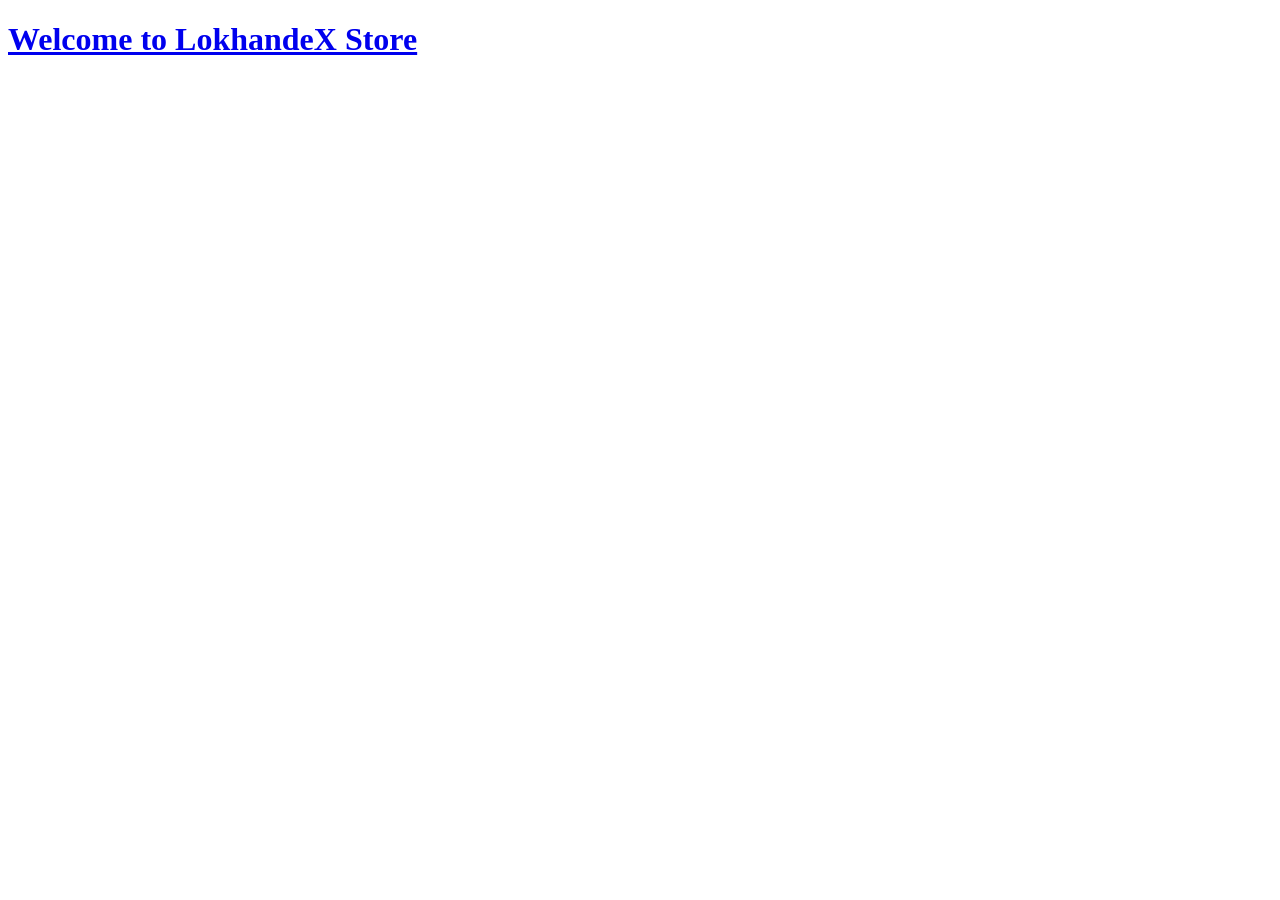
<file: index.html>
<!DOCTYPE html>
<html lang="en">
<head>
    <meta charset="UTF-8">
    <meta name="viewport" content="width=device-width, initial-scale=1.0">
    <title>LokhandeX | Ankush Lokhande</title>
</head>
<body>
    <h1>
      <a href="https://play.google.com/store/apps/dev?id=4774125101245395544">
        Welcome to LokhandeX Store
      </a>
    </h1>
</body>
</html>
</file>
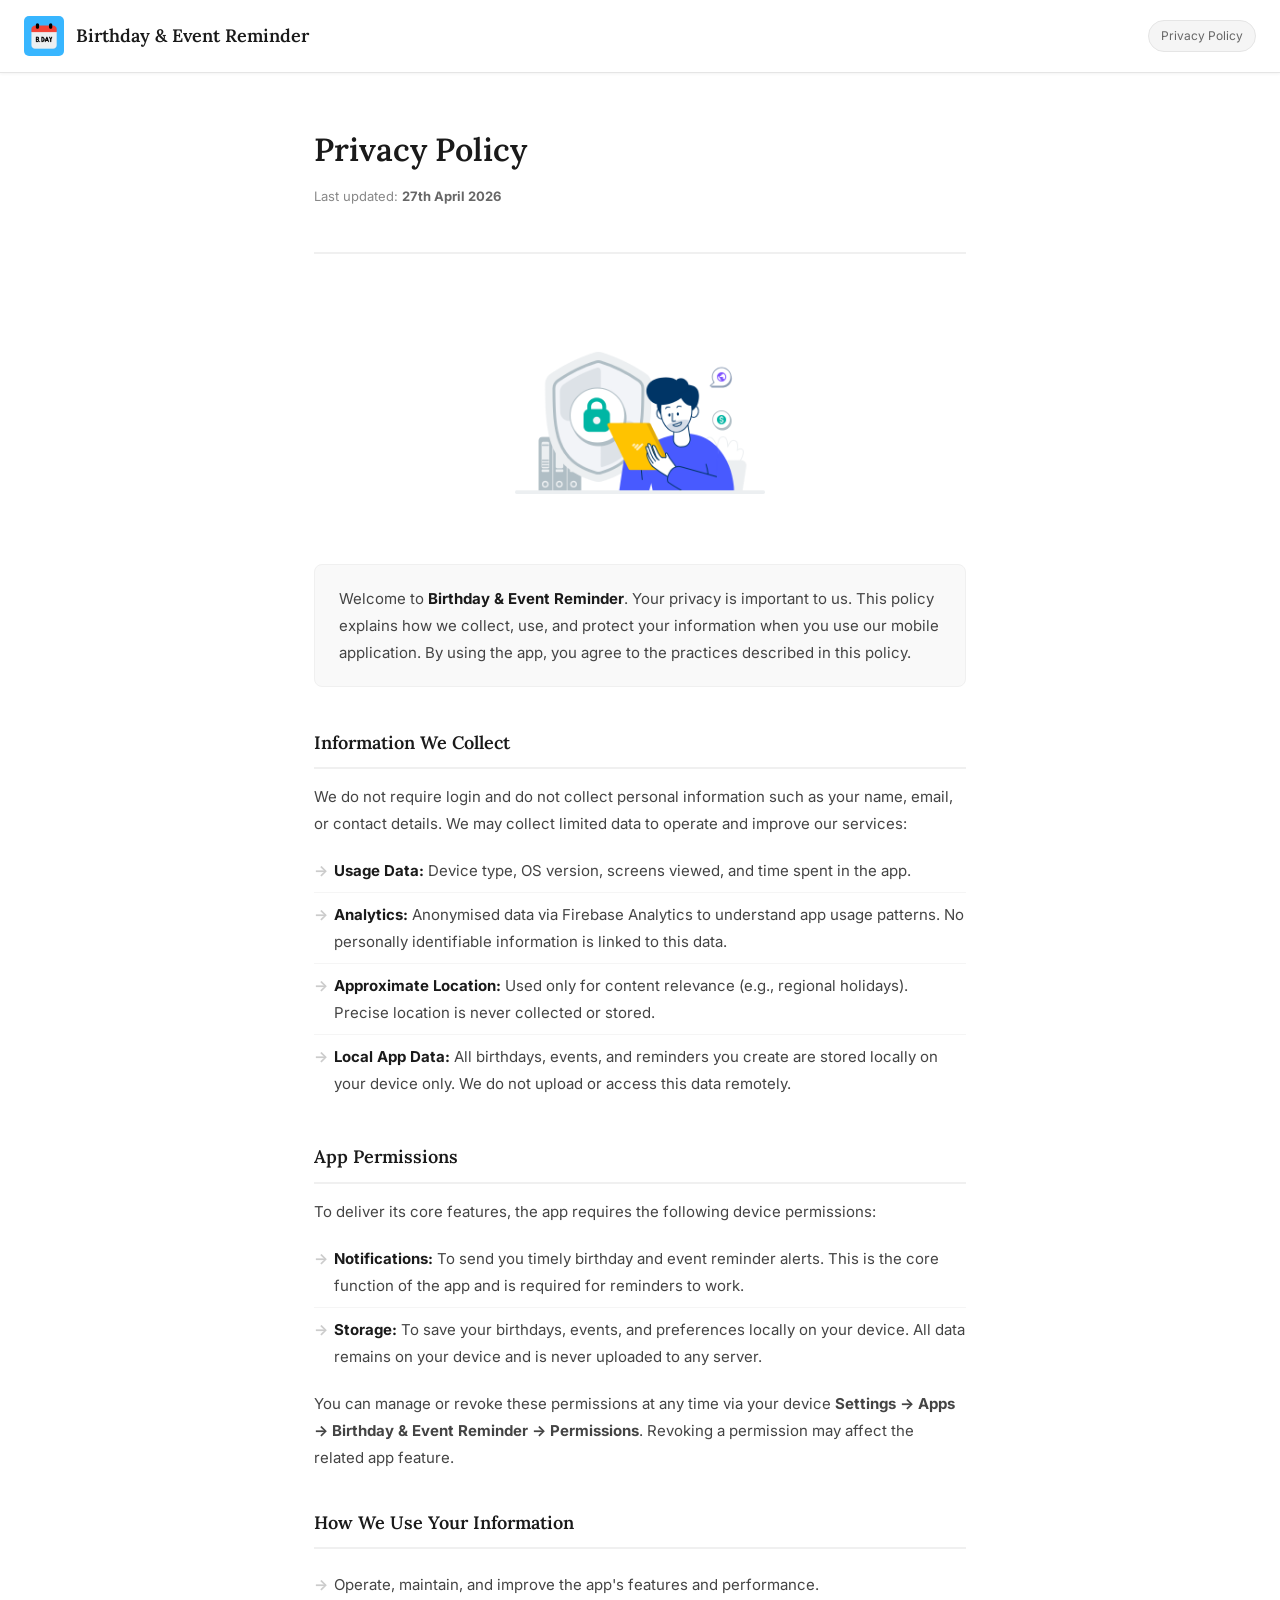
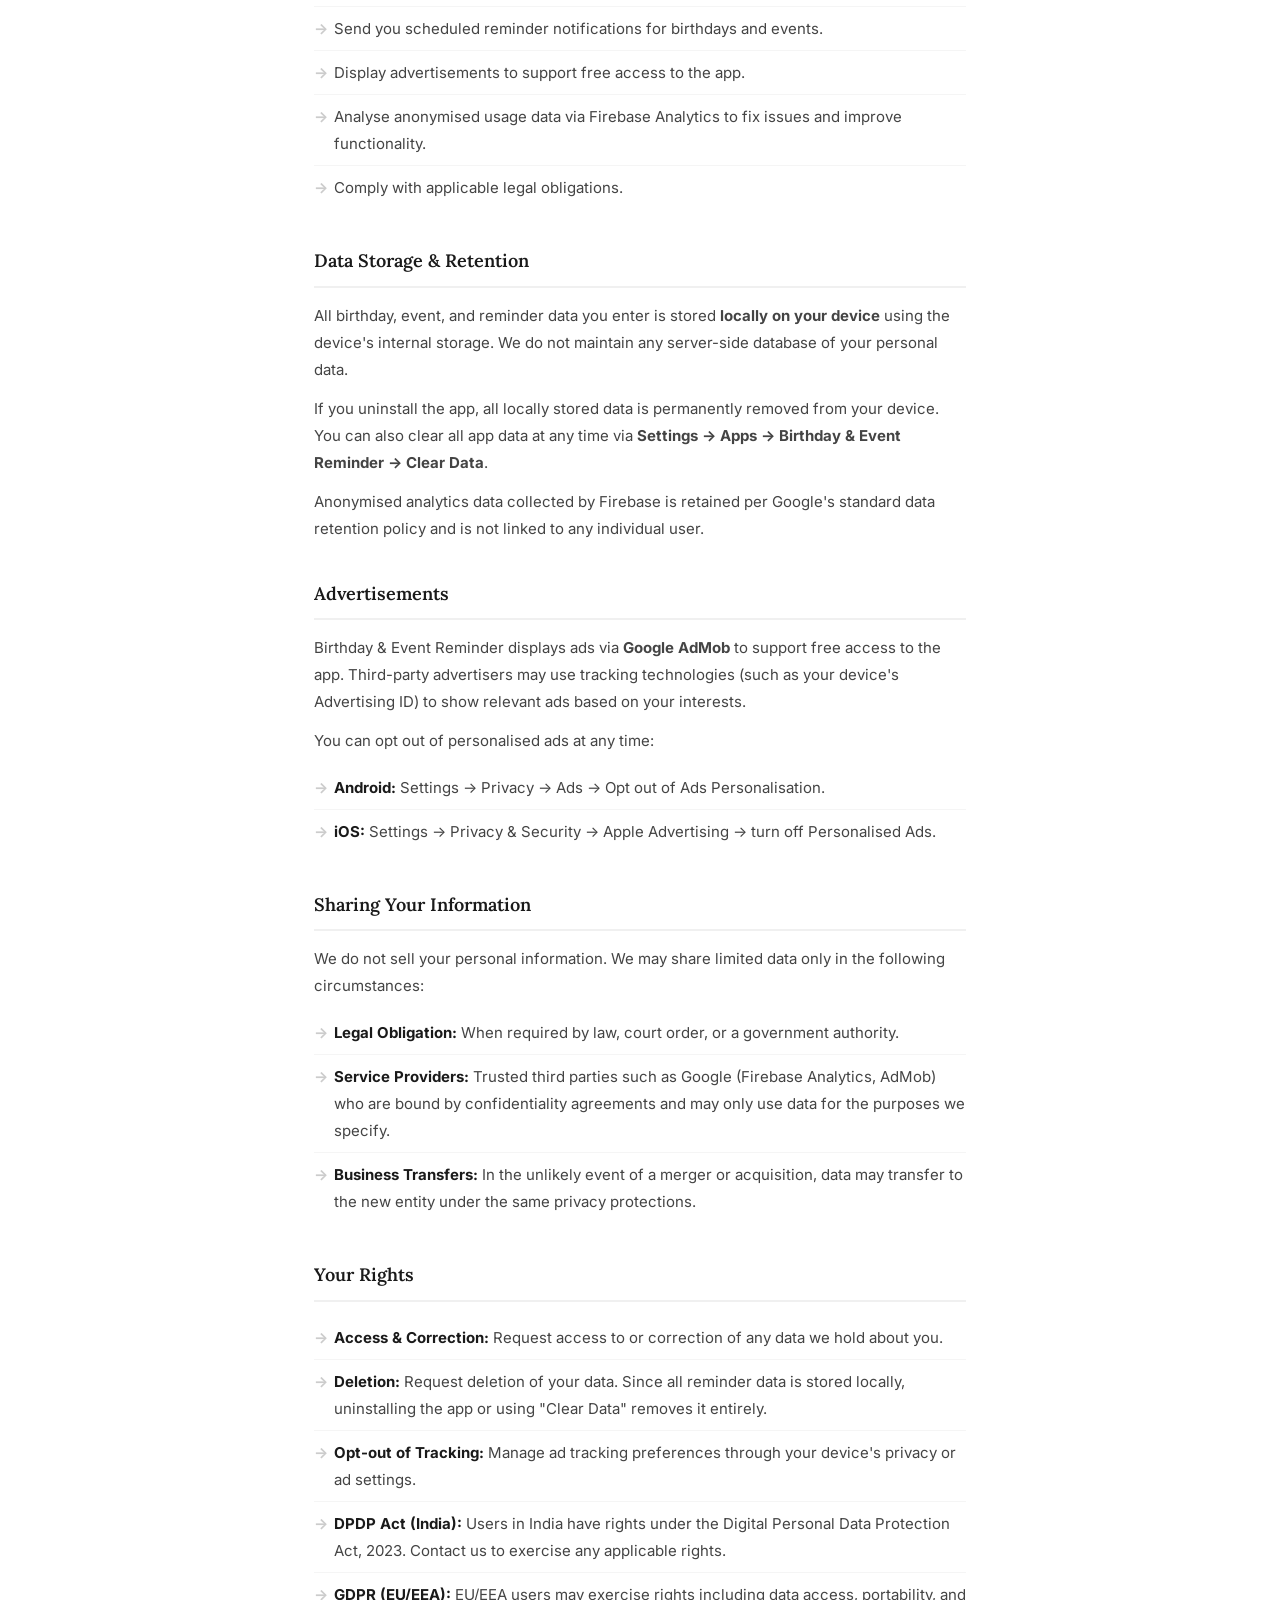
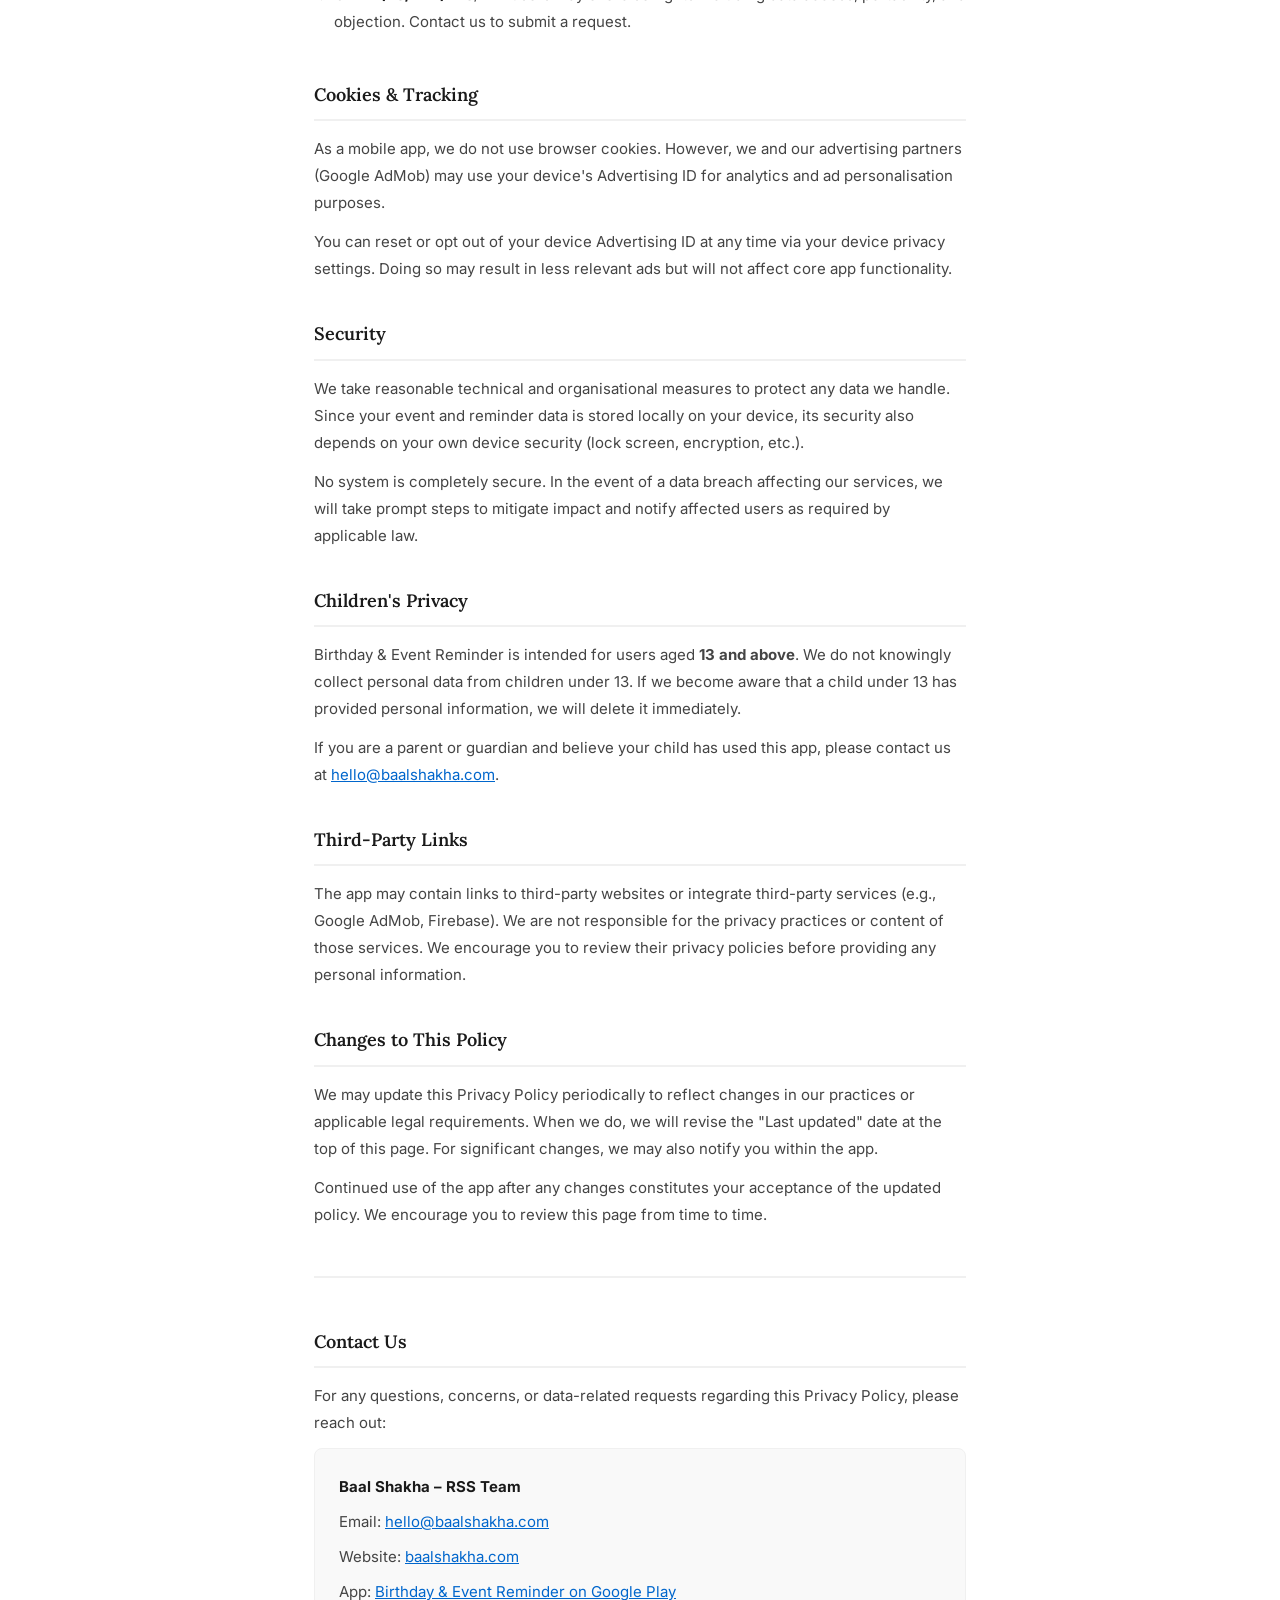
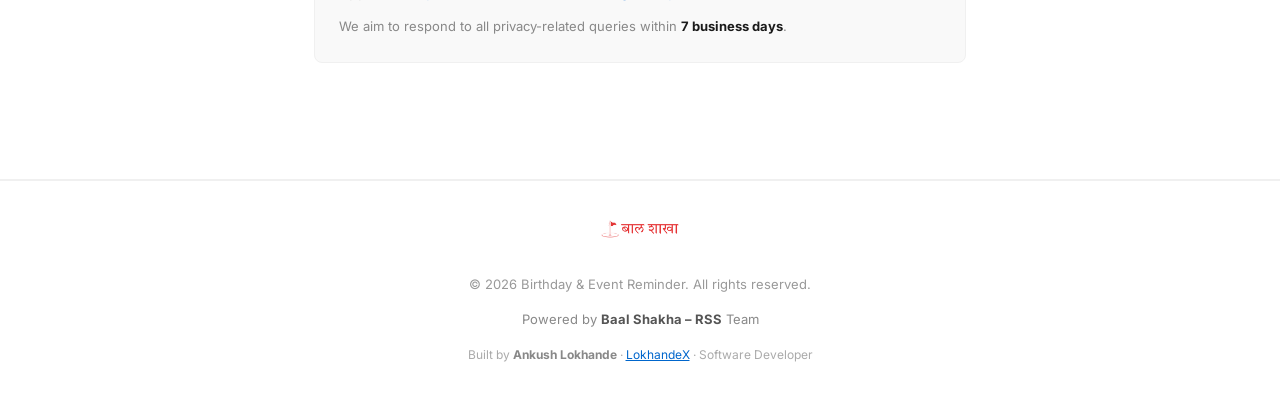
<file: birthday_event_reminder/privacy_policy.html>
<!DOCTYPE html>
<html lang="en">

<head>
  <meta charset="UTF-8">
  <meta name="viewport" content="width=device-width, initial-scale=1.0">
  <title>Privacy Policy – Birthday & Event Reminder</title>
  <meta name="description" content="Privacy Policy for Birthday & Event Reminder app by Baal Shakha Team.">
  <meta name="theme-color" content="#ffffff">
  <link rel="icon" href="logo.png" type="image/png">
  <link rel="preconnect" href="https://fonts.googleapis.com">
  <link rel="preconnect" href="https://fonts.gstatic.com" crossorigin>
  <link href="https://fonts.googleapis.com/css2?family=Lora:wght@400;600&family=Inter:wght@400;500;600&display=swap"
    rel="stylesheet">
  <link rel="stylesheet" href="style.css">
</head>

<body>

  <div class="topbar">
    <div class="topbar-left">
      <img src="logo.png" alt="Birthday & Event Reminder" class="topbar-logo" style="border-radius:5px;">
      <span class="topbar-brand">Birthday & Event Reminder</span>
    </div>
    <span class="topbar-tag">Privacy Policy</span>
  </div>

  <div class="wrap">

    <div class="page-title">
      <div class="page-title-header">
        <div>
          <h1>Privacy Policy</h1>
          <p class="meta">Last updated: <strong>27th April 2026</strong></p>
        </div>
      </div>
    </div>
    <div>
      <div class="privacy-icon-container">
        <img src="privacy_logo.png" alt="Privacy Policy" class="privacy-icon">
      </div>
      <div class="intro">
        Welcome to <strong>Birthday & Event Reminder</strong>. Your privacy is important to us. This policy explains
        how we collect, use, and protect your information when you use our mobile application. By using the app, you
        agree to the practices described in this policy.
      </div>
    </div>

    <!-- 1. Information We Collect -->
    <div class="section">
      <h2>Information We Collect</h2>
      <p>We do not require login and do not collect personal information such as your name, email, or contact details.
        We may collect limited data to operate and improve our services:</p>
      <ul class="items">
        <li><strong>Usage Data:</strong> Device type, OS version, screens viewed, and time spent in the app.</li>
        <li><strong>Analytics:</strong> Anonymised data via Firebase Analytics to understand app usage patterns. No personally identifiable information is linked to this data.</li>
        <li><strong>Approximate Location:</strong> Used only for content relevance (e.g., regional holidays). Precise location is never collected or stored.</li>
        <li><strong>Local App Data:</strong> All birthdays, events, and reminders you create are stored locally on your device only. We do not upload or access this data remotely.</li>
      </ul>
    </div>

    <!-- 2. App Permissions -->
    <div class="section">
      <h2>App Permissions</h2>
      <p>To deliver its core features, the app requires the following device permissions:</p>
      <ul class="items">
        <li><strong>Notifications:</strong> To send you timely birthday and event reminder alerts. This is the core function of the app and is required for reminders to work.</li>
        <li><strong>Storage:</strong> To save your birthdays, events, and preferences locally on your device. All data remains on your device and is never uploaded to any server.</li>
      </ul>
      <p style="margin-top: 12px;">You can manage or revoke these permissions at any time via your device
        <strong>Settings → Apps → Birthday &amp; Event Reminder → Permissions</strong>. Revoking a permission may
        affect the related app feature.</p>
    </div>

    <!-- 3. How We Use Your Information -->
    <div class="section">
      <h2>How We Use Your Information</h2>
      <ul class="items">
        <li>Operate, maintain, and improve the app's features and performance.</li>
        <li>Send you scheduled reminder notifications for birthdays and events.</li>
        <li>Display advertisements to support free access to the app.</li>
        <li>Analyse anonymised usage data via Firebase Analytics to fix issues and improve functionality.</li>
        <li>Comply with applicable legal obligations.</li>
      </ul>
    </div>

    <!-- 4. Data Storage & Retention -->
    <div class="section">
      <h2>Data Storage &amp; Retention</h2>
      <p>All birthday, event, and reminder data you enter is stored <strong>locally on your device</strong> using the
        device's internal storage. We do not maintain any server-side database of your personal data.</p>
      <p>If you uninstall the app, all locally stored data is permanently removed from your device. You can also clear
        all app data at any time via <strong>Settings → Apps → Birthday &amp; Event Reminder → Clear Data</strong>.</p>
      <p>Anonymised analytics data collected by Firebase is retained per Google's standard data retention policy and
        is not linked to any individual user.</p>
    </div>

    <!-- 5. Advertisements -->
    <div class="section">
      <h2>Advertisements</h2>
      <p>Birthday &amp; Event Reminder displays ads via <strong>Google AdMob</strong> to support free access to the
        app. Third-party advertisers may use tracking technologies (such as your device's Advertising ID) to show
        relevant ads based on your interests.</p>
      <p>You can opt out of personalised ads at any time:</p>
      <ul class="items">
        <li><strong>Android:</strong> Settings → Privacy → Ads → Opt out of Ads Personalisation.</li>
        <li><strong>iOS:</strong> Settings → Privacy &amp; Security → Apple Advertising → turn off Personalised Ads.</li>
      </ul>
    </div>

    <!-- 6. Sharing Your Information -->
    <div class="section">
      <h2>Sharing Your Information</h2>
      <p>We do not sell your personal information. We may share limited data only in the following circumstances:</p>
      <ul class="items">
        <li><strong>Legal Obligation:</strong> When required by law, court order, or a government authority.</li>
        <li><strong>Service Providers:</strong> Trusted third parties such as Google (Firebase Analytics, AdMob) who are bound by confidentiality agreements and may only use data for the purposes we specify.</li>
        <li><strong>Business Transfers:</strong> In the unlikely event of a merger or acquisition, data may transfer to the new entity under the same privacy protections.</li>
      </ul>
    </div>

    <!-- 7. Your Rights -->
    <div class="section">
      <h2>Your Rights</h2>
      <ul class="items">
        <li><strong>Access &amp; Correction:</strong> Request access to or correction of any data we hold about you.</li>
        <li><strong>Deletion:</strong> Request deletion of your data. Since all reminder data is stored locally, uninstalling the app or using "Clear Data" removes it entirely.</li>
        <li><strong>Opt-out of Tracking:</strong> Manage ad tracking preferences through your device's privacy or ad settings.</li>
        <li><strong>DPDP Act (India):</strong> Users in India have rights under the Digital Personal Data Protection Act, 2023. Contact us to exercise any applicable rights.</li>
        <li><strong>GDPR (EU/EEA):</strong> EU/EEA users may exercise rights including data access, portability, and objection. Contact us to submit a request.</li>
      </ul>
    </div>

    <!-- 8. Cookies & Tracking -->
    <div class="section">
      <h2>Cookies &amp; Tracking</h2>
      <p>As a mobile app, we do not use browser cookies. However, we and our advertising partners (Google AdMob) may
        use your device's Advertising ID for analytics and ad personalisation purposes.</p>
      <p>You can reset or opt out of your device Advertising ID at any time via your device privacy settings. Doing so
        may result in less relevant ads but will not affect core app functionality.</p>
    </div>

    <!-- 9. Security -->
    <div class="section">
      <h2>Security</h2>
      <p>We take reasonable technical and organisational measures to protect any data we handle. Since your event and
        reminder data is stored locally on your device, its security also depends on your own device security (lock
        screen, encryption, etc.).</p>
      <p>No system is completely secure. In the event of a data breach affecting our services, we will take prompt
        steps to mitigate impact and notify affected users as required by applicable law.</p>
    </div>

    <!-- 10. Children's Privacy -->
    <div class="section">
      <h2>Children's Privacy</h2>
      <p>Birthday &amp; Event Reminder is intended for users aged <strong>13 and above</strong>. We do not knowingly
        collect personal data from children under 13. If we become aware that a child under 13 has provided personal
        information, we will delete it immediately.</p>
      <p>If you are a parent or guardian and believe your child has used this app, please contact us at
        <a href="mailto:hello@baalshakha.com">hello@baalshakha.com</a>.</p>
    </div>

    <!-- 11. Third-Party Links -->
    <div class="section">
      <h2>Third-Party Links</h2>
      <p>The app may contain links to third-party websites or integrate third-party services (e.g., Google AdMob,
        Firebase). We are not responsible for the privacy practices or content of those services. We encourage you to
        review their privacy policies before providing any personal information.</p>
    </div>

    <!-- 12. Changes to This Policy -->
    <div class="section">
      <h2>Changes to This Policy</h2>
      <p>We may update this Privacy Policy periodically to reflect changes in our practices or applicable legal
        requirements. When we do, we will revise the "Last updated" date at the top of this page. For significant
        changes, we may also notify you within the app.</p>
      <p>Continued use of the app after any changes constitutes your acceptance of the updated policy. We encourage
        you to review this page from time to time.</p>
    </div>

    <hr class="divider">

    <!-- Contact -->
    <div class="section">
      <h2>Contact Us</h2>
      <p>For any questions, concerns, or data-related requests regarding this Privacy Policy, please reach out:</p>
      <div class="contact-box">
        <p><strong>Baal Shakha – RSS Team</strong></p>
        <p>Email: <a href="mailto:hello@baalshakha.com">hello@baalshakha.com</a></p>
        <p>Website: <a href="https://baalshakha.com/" target="_blank" rel="noopener">baalshakha.com</a></p>
        <p>App: <a href="https://play.google.com/store/apps/details?id=com.lokhandex.birthday_reminder" target="_blank"
            rel="noopener">Birthday &amp; Event Reminder on Google Play</a></p>
        <p style="margin-top: 10px; font-size: 13px; color: #888;">We aim to respond to all privacy-related queries within <strong>7 business days</strong>.</p>
      </div>
    </div>

  </div>

  <footer>
    <div class="footer-logo-container">
      <img src="baalshakha.png" alt="Baal Shakha – RSS" class="footer-logo">
    </div>
    <p class="copyright">© 2026 Birthday &amp; Event Reminder. All rights reserved.</p>
    <p class="powered">Powered by <strong>Baal Shakha – RSS</strong> Team</p>
    <p class="dev">Built by <strong>Ankush Lokhande</strong> · <a
        href="https://play.google.com/store/apps/dev?id=4774125101245395544" target="_blank"
        rel="noopener">LokhandeX</a> · Software Developer</p>
  </footer>

</body>

</html>
</file>
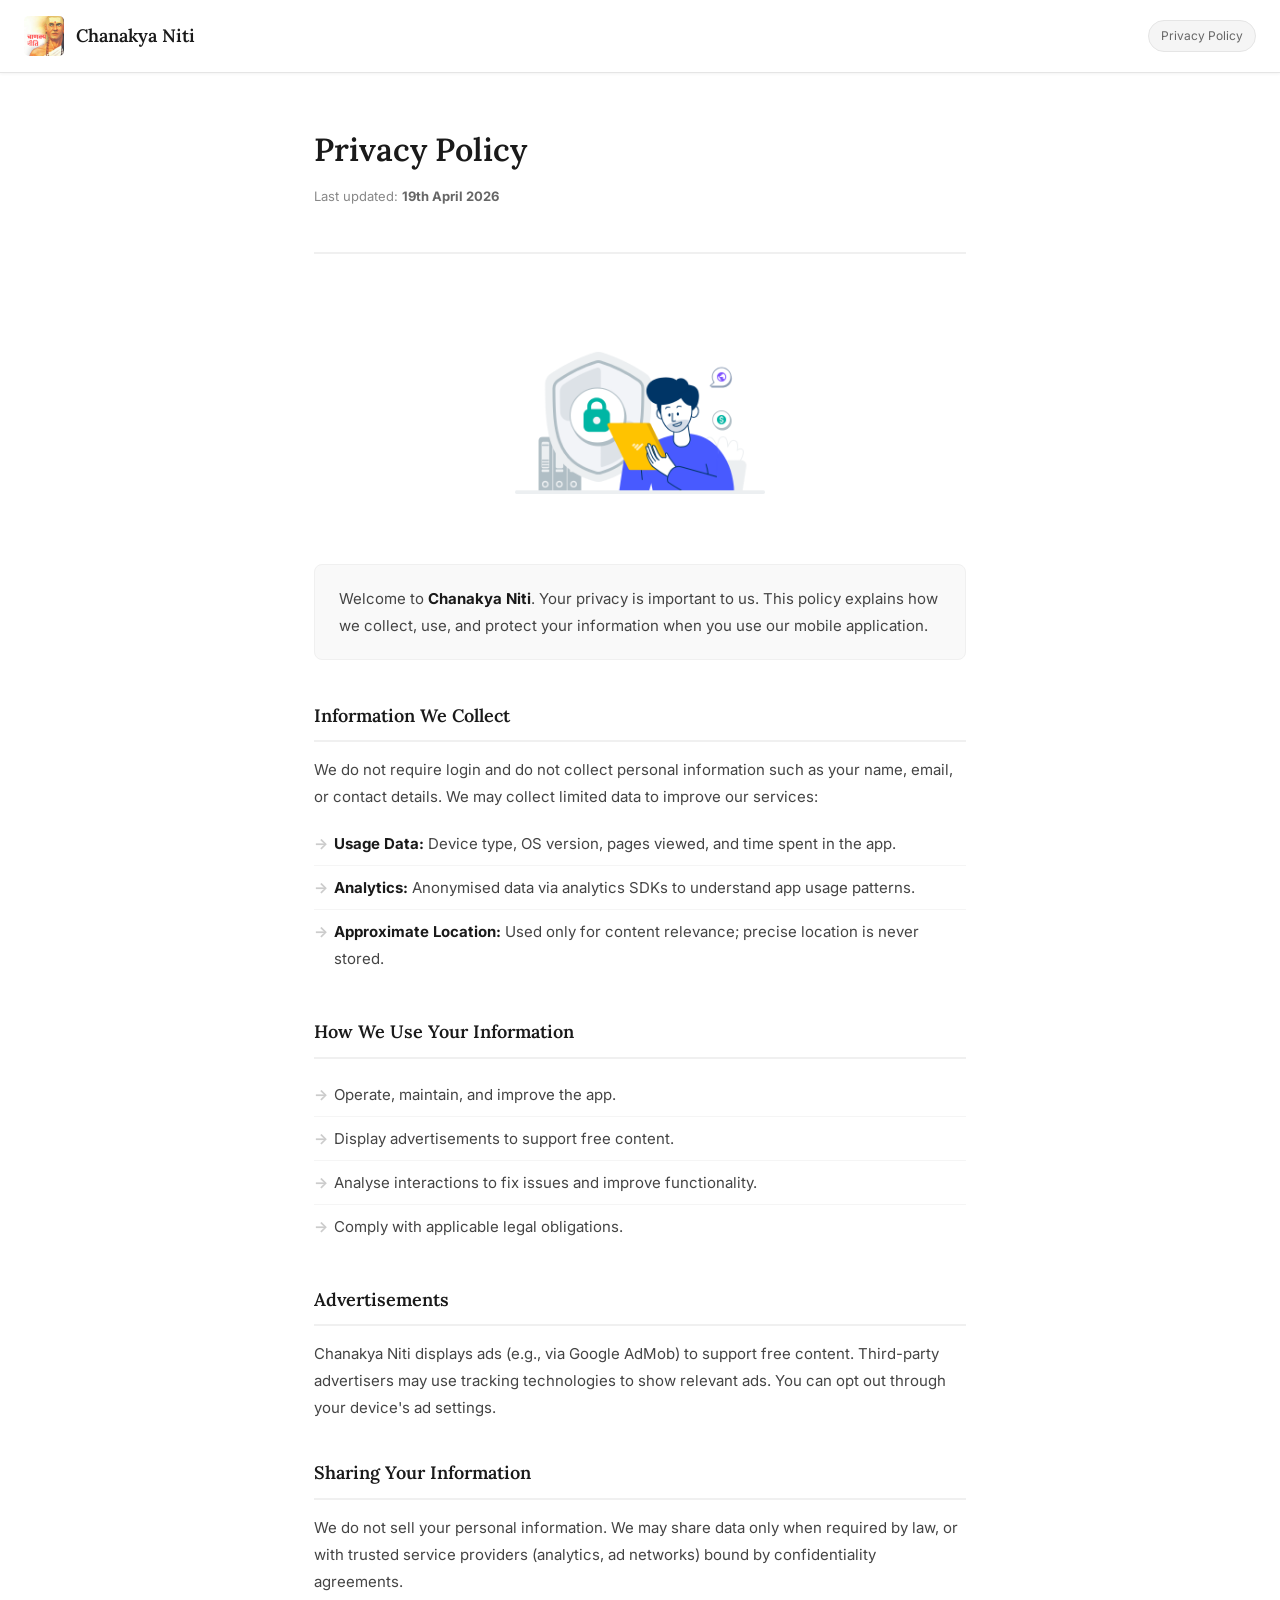
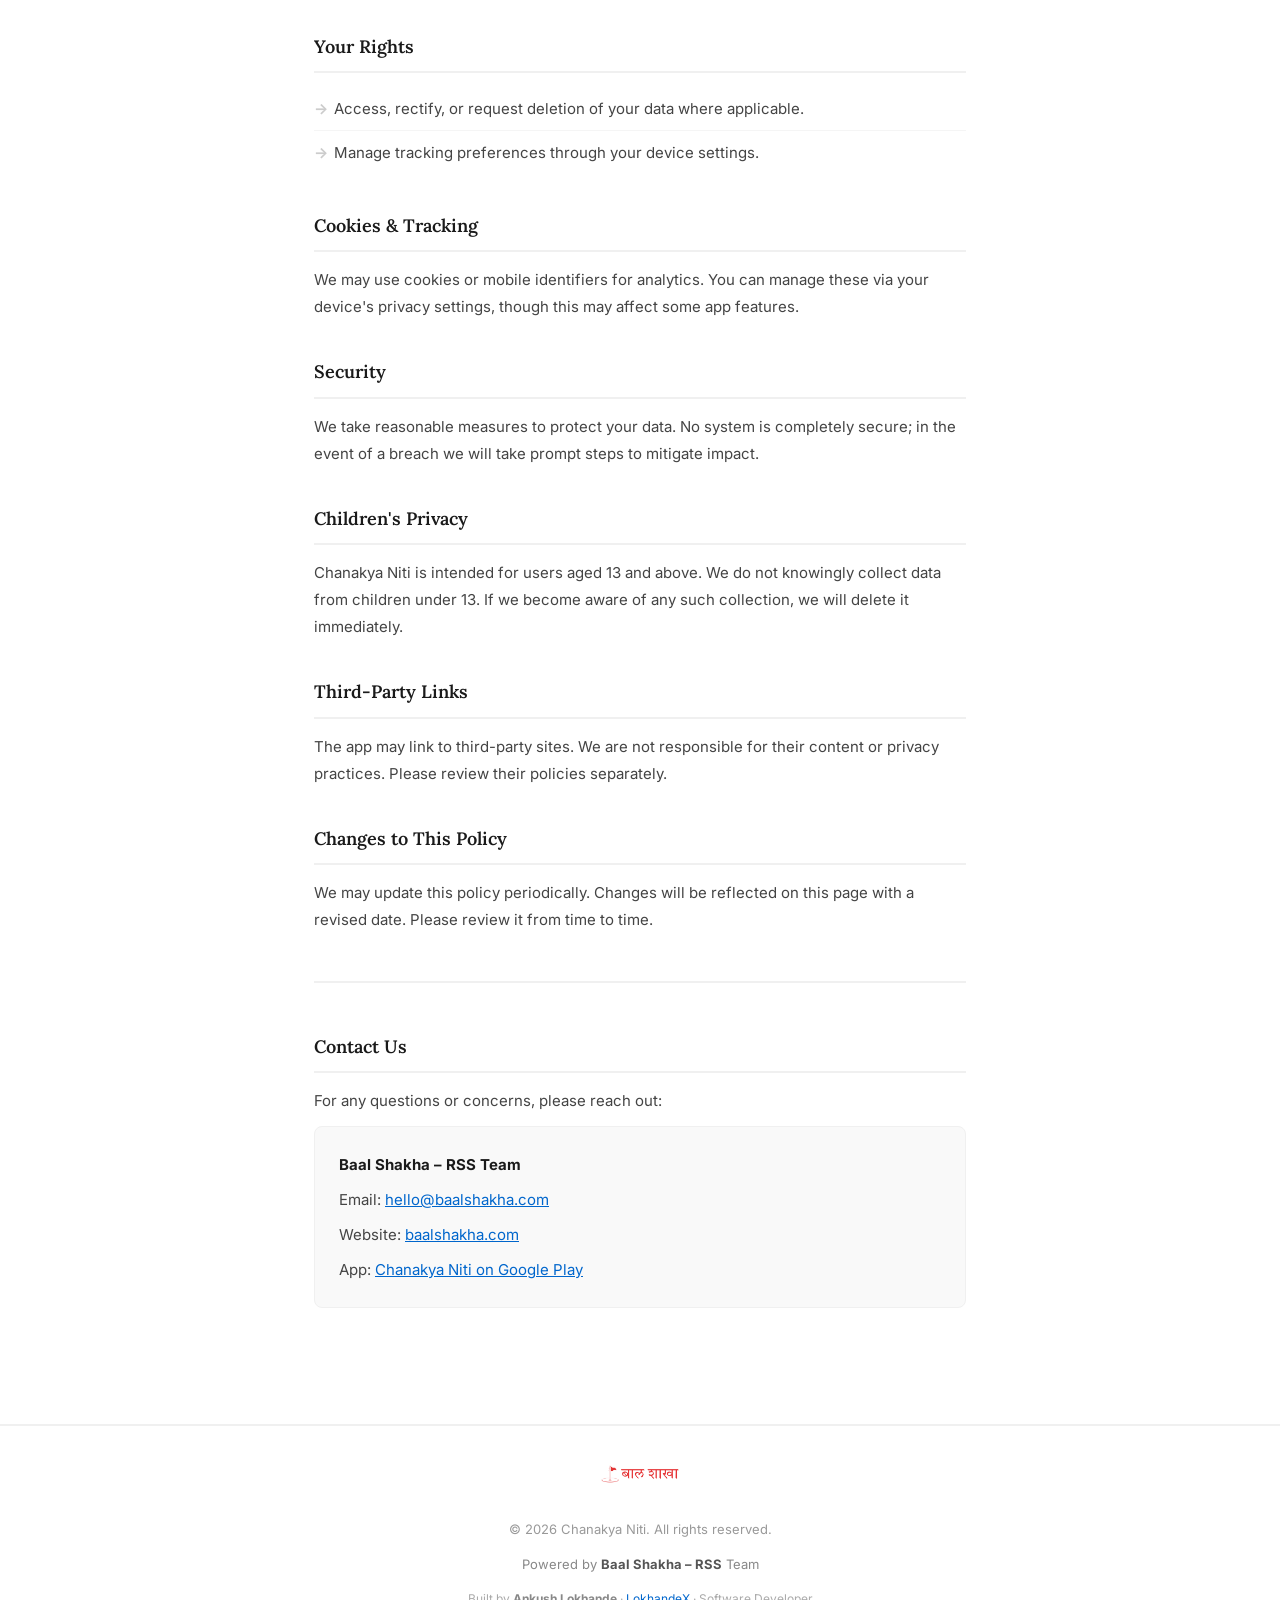
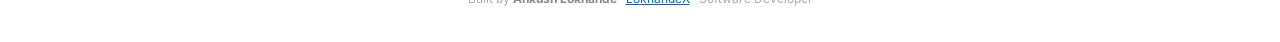
<file: chanakya_niti/privacy_policy.html>
<!DOCTYPE html>
<html lang="en">

<head>
  <meta charset="UTF-8">
  <meta name="viewport" content="width=device-width, initial-scale=1.0">
  <title>Privacy Policy – Chanakya Niti</title>
  <meta name="description" content="Privacy Policy for Chanakya Niti app by Baal Shakha Team.">
  <meta name="theme-color" content="#ffffff">
  <link rel="icon" href="logo.png" type="image/png">
  <link rel="preconnect" href="https://fonts.googleapis.com">
  <link rel="preconnect" href="https://fonts.gstatic.com" crossorigin>
  <link href="https://fonts.googleapis.com/css2?family=Lora:wght@400;600&family=Inter:wght@400;500;600&display=swap"
    rel="stylesheet">
  <link rel="stylesheet" href="style.css">
</head>

<body>

  <div class="topbar">
    <div class="topbar-left">
      <img src="logo.png" alt="Chanakya Niti" class="topbar-logo" style="border-radius:5px;">
      <span class="topbar-brand">Chanakya Niti</span>
    </div>
    <span class="topbar-tag">Privacy Policy</span>
  </div>

  <div class="wrap">

    <div class="page-title">
      <div class="page-title-header">
        <div>
          <h1>Privacy Policy</h1>
          <p class="meta">Last updated: <strong>19th April 2026</strong></p>
        </div>
      </div>
    </div>
    <div>
      <div class="privacy-icon-container">
        <img src="privacy_logo.png" alt="Privacy Policy" class="privacy-icon">
      </div>
      <div class="intro">
        Welcome to <strong>Chanakya Niti</strong>. Your privacy is important to us. This policy explains how we collect,
        use, and protect your information when you use our mobile application.
      </div>
    </div>


    <div class="section">
      <h2>Information We Collect</h2>
      <p>We do not require login and do not collect personal information such as your name, email, or contact details.
        We may collect limited data to improve our services:</p>
      <ul class="items">
        <li><strong>Usage Data:</strong> Device type, OS version, pages viewed, and time spent in the app.</li>
        <li><strong>Analytics:</strong> Anonymised data via analytics SDKs to understand app usage patterns.</li>
        <li><strong>Approximate Location:</strong> Used only for content relevance; precise location is never stored.
        </li>
      </ul>
    </div>

    <div class="section">
      <h2>How We Use Your Information</h2>
      <ul class="items">
        <li>Operate, maintain, and improve the app.</li>
        <li>Display advertisements to support free content.</li>
        <li>Analyse interactions to fix issues and improve functionality.</li>
        <li>Comply with applicable legal obligations.</li>
      </ul>
    </div>

    <div class="section">
      <h2>Advertisements</h2>
      <p>Chanakya Niti displays ads (e.g., via Google AdMob) to support free content. Third-party advertisers may use
        tracking technologies to show relevant ads. You can opt out through your device's ad settings.</p>
    </div>

    <div class="section">
      <h2>Sharing Your Information</h2>
      <p>We do not sell your personal information. We may share data only when required by law, or with trusted service
        providers (analytics, ad networks) bound by confidentiality agreements.</p>
    </div>

    <div class="section">
      <h2>Your Rights</h2>
      <ul class="items">
        <li>Access, rectify, or request deletion of your data where applicable.</li>
        <li>Manage tracking preferences through your device settings.</li>
      </ul>
    </div>

    <div class="section">
      <h2>Cookies &amp; Tracking</h2>
      <p>We may use cookies or mobile identifiers for analytics. You can manage these via your device's privacy
        settings, though this may affect some app features.</p>
    </div>

    <div class="section">
      <h2>Security</h2>
      <p>We take reasonable measures to protect your data. No system is completely secure; in the event of a breach we
        will take prompt steps to mitigate impact.</p>
    </div>

    <div class="section">
      <h2>Children's Privacy</h2>
      <p>Chanakya Niti is intended for users aged 13 and above. We do not knowingly collect data from children under 13.
        If we become aware of any such collection, we will delete it immediately.</p>
    </div>

    <div class="section">
      <h2>Third-Party Links</h2>
      <p>The app may link to third-party sites. We are not responsible for their content or privacy practices. Please
        review their policies separately.</p>
    </div>

    <div class="section">
      <h2>Changes to This Policy</h2>
      <p>We may update this policy periodically. Changes will be reflected on this page with a revised date. Please
        review it from time to time.</p>
    </div>

    <hr class="divider">

    <div class="section">
      <h2>Contact Us</h2>
      <p>For any questions or concerns, please reach out:</p>
      <div class="contact-box">
        <p><strong>Baal Shakha – RSS Team</strong></p>
        <p>Email: <a href="mailto:hello@baalshakha.com">hello@baalshakha.com</a></p>
        <p>Website: <a href="https://baalshakha.com/" target="_blank" rel="noopener">baalshakha.com</a></p>
        <p>App: <a href="https://play.google.com/store/apps/details?id=com.lokhandex.chanakya_niti" target="_blank"
            rel="noopener">Chanakya Niti on Google Play</a></p>
      </div>
    </div>

  </div>

  <footer>
    <div class="footer-logo-container">
      <img src="baalshakha.png" alt="Baal Shakha – RSS" class="footer-logo">
    </div>
    <p class="copyright">© 2026 Chanakya Niti. All rights reserved.</p>
    <p class="powered">Powered by <strong>Baal Shakha – RSS</strong> Team</p>
    <p class="dev">Built by <strong>Ankush Lokhande</strong> · <a
        href="https://play.google.com/store/apps/dev?id=4774125101245395544" target="_blank"
        rel="noopener">LokhandeX</a> · Software Developer</p>
  </footer>

</body>

</html>
</file>
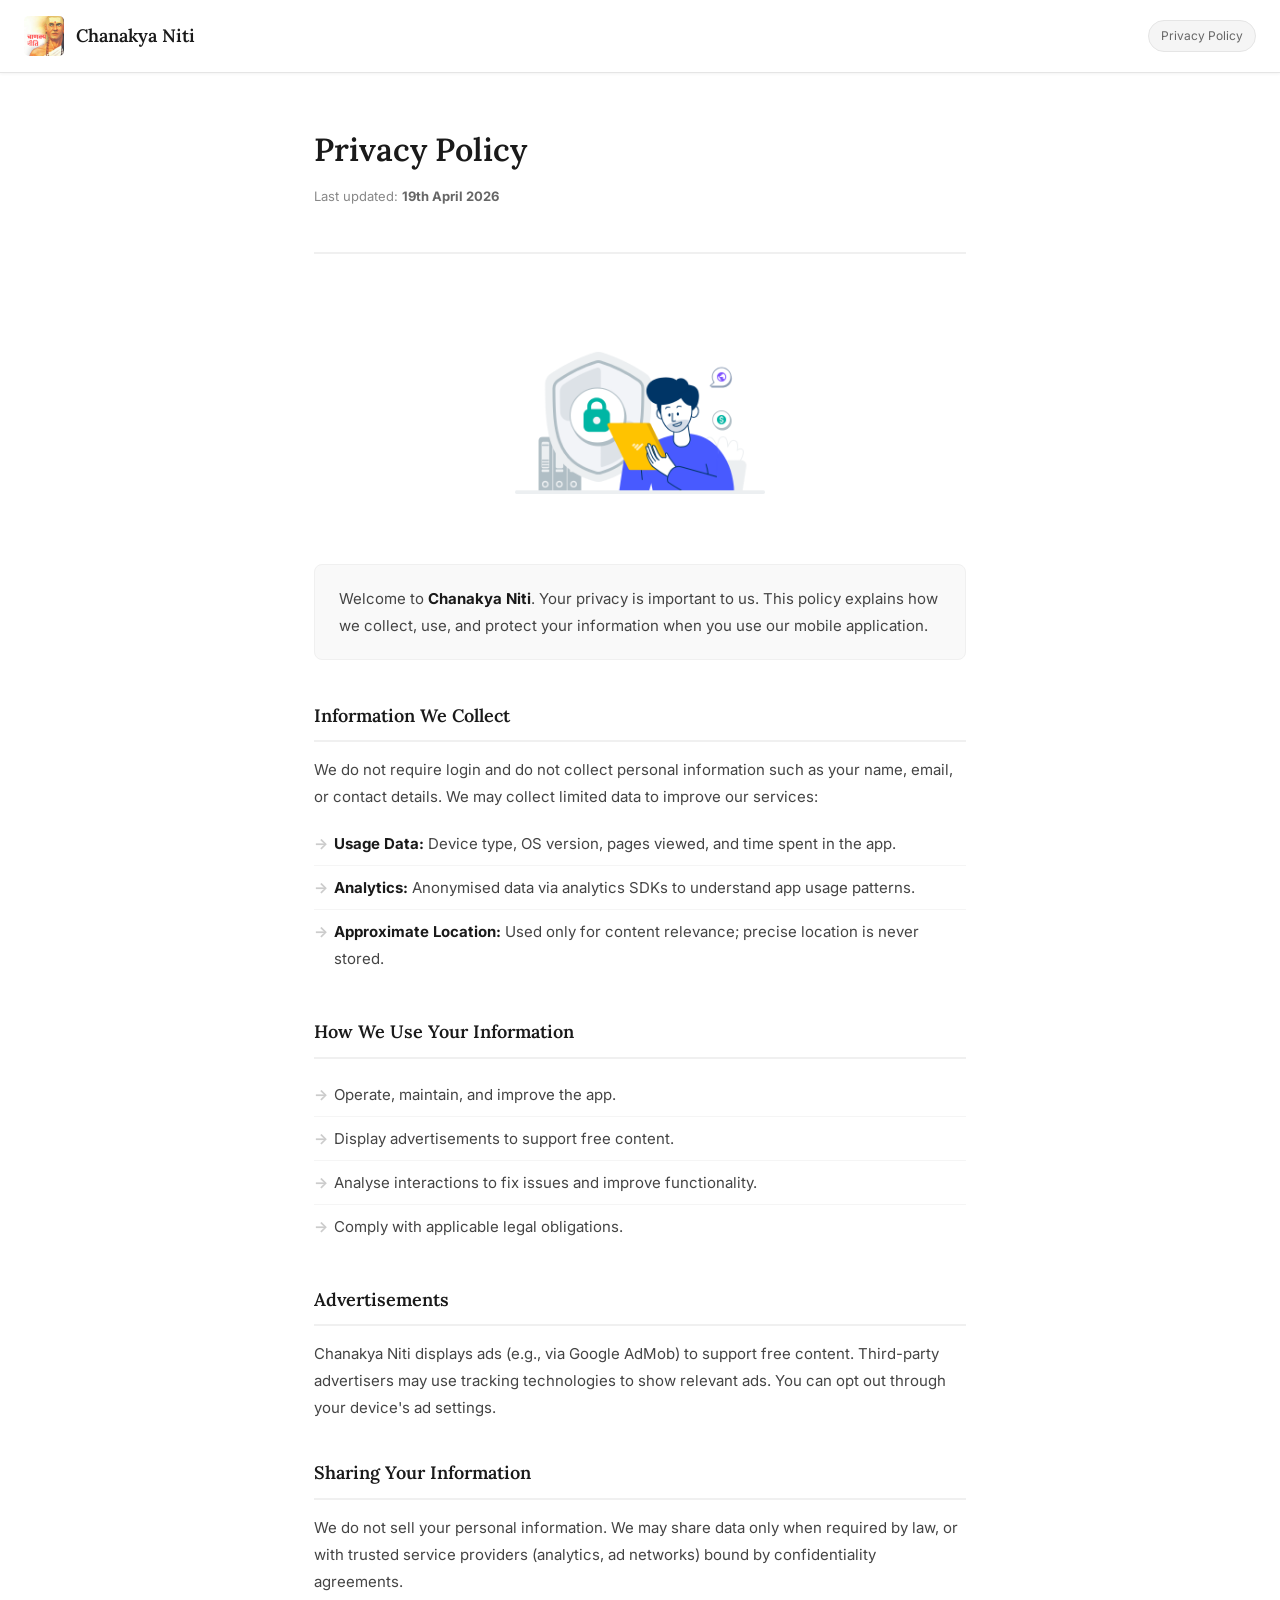
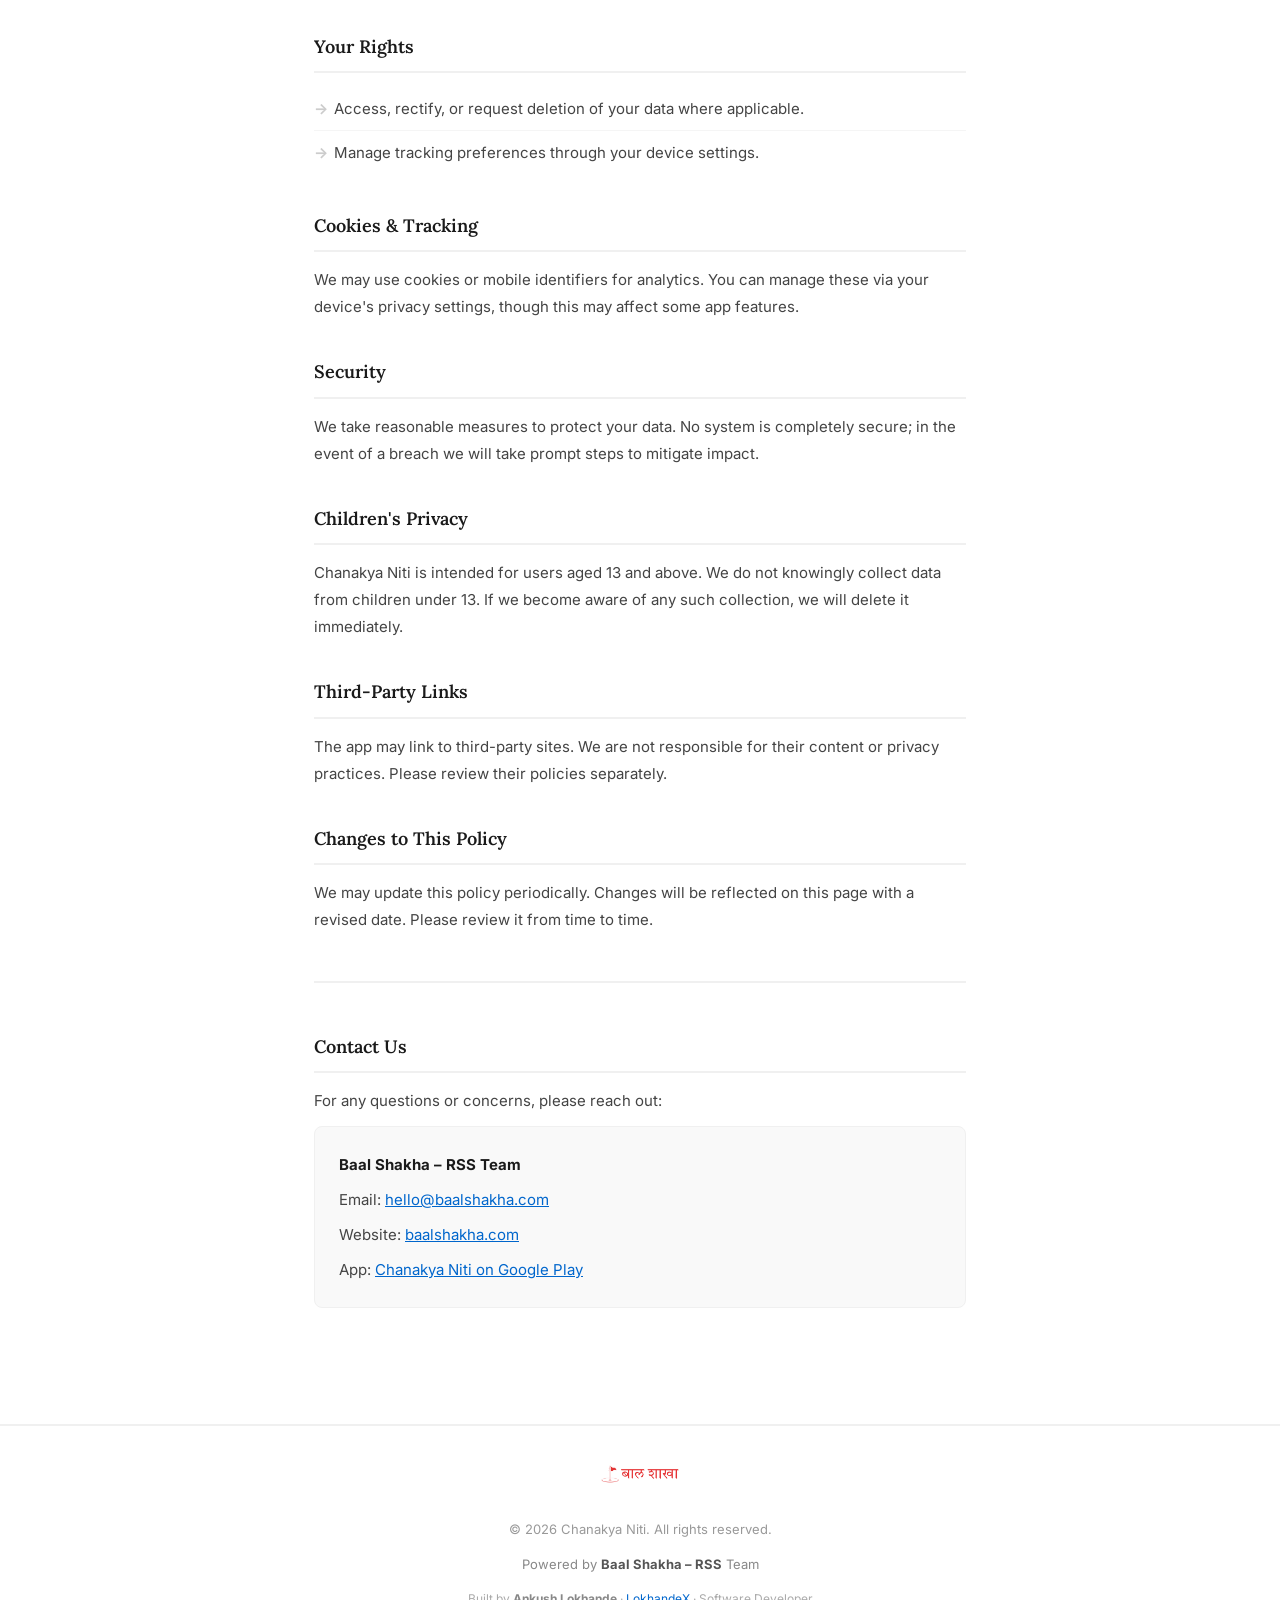
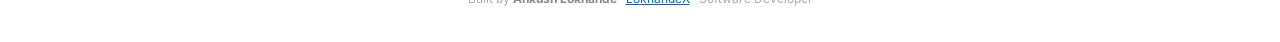
<file: chanakya_niti/privacy_policy_chanakya_niti.html>
<!DOCTYPE html>
<html lang="en">

<head>
  <meta charset="UTF-8">
  <meta name="viewport" content="width=device-width, initial-scale=1.0">
  <title>Privacy Policy – Chanakya Niti</title>
  <meta name="description" content="Privacy Policy for Chanakya Niti app by Baal Shakha Team.">
  <meta name="theme-color" content="#ffffff">
  <link rel="icon" href="logo.png" type="image/png">
  <link rel="preconnect" href="https://fonts.googleapis.com">
  <link rel="preconnect" href="https://fonts.gstatic.com" crossorigin>
  <link href="https://fonts.googleapis.com/css2?family=Lora:wght@400;600&family=Inter:wght@400;500;600&display=swap"
    rel="stylesheet">
  <link rel="stylesheet" href="style.css">
</head>

<body>

  <div class="topbar">
    <div class="topbar-left">
      <img src="logo.png" alt="Chanakya Niti" class="topbar-logo" style="border-radius:5px;">
      <span class="topbar-brand">Chanakya Niti</span>
    </div>
    <span class="topbar-tag">Privacy Policy</span>
  </div>

  <div class="wrap">

    <div class="page-title">
      <div class="page-title-header">
        <div>
          <h1>Privacy Policy</h1>
          <p class="meta">Last updated: <strong>19th April 2026</strong></p>
        </div>
      </div>
    </div>
    <div>
      <div class="privacy-icon-container">
        <img src="privacy_logo.png" alt="Privacy Policy" class="privacy-icon">
      </div>
      <div class="intro">
        Welcome to <strong>Chanakya Niti</strong>. Your privacy is important to us. This policy explains how we collect,
        use, and protect your information when you use our mobile application.
      </div>
    </div>


    <div class="section">
      <h2>Information We Collect</h2>
      <p>We do not require login and do not collect personal information such as your name, email, or contact details.
        We may collect limited data to improve our services:</p>
      <ul class="items">
        <li><strong>Usage Data:</strong> Device type, OS version, pages viewed, and time spent in the app.</li>
        <li><strong>Analytics:</strong> Anonymised data via analytics SDKs to understand app usage patterns.</li>
        <li><strong>Approximate Location:</strong> Used only for content relevance; precise location is never stored.
        </li>
      </ul>
    </div>

    <div class="section">
      <h2>How We Use Your Information</h2>
      <ul class="items">
        <li>Operate, maintain, and improve the app.</li>
        <li>Display advertisements to support free content.</li>
        <li>Analyse interactions to fix issues and improve functionality.</li>
        <li>Comply with applicable legal obligations.</li>
      </ul>
    </div>

    <div class="section">
      <h2>Advertisements</h2>
      <p>Chanakya Niti displays ads (e.g., via Google AdMob) to support free content. Third-party advertisers may use
        tracking technologies to show relevant ads. You can opt out through your device's ad settings.</p>
    </div>

    <div class="section">
      <h2>Sharing Your Information</h2>
      <p>We do not sell your personal information. We may share data only when required by law, or with trusted service
        providers (analytics, ad networks) bound by confidentiality agreements.</p>
    </div>

    <div class="section">
      <h2>Your Rights</h2>
      <ul class="items">
        <li>Access, rectify, or request deletion of your data where applicable.</li>
        <li>Manage tracking preferences through your device settings.</li>
      </ul>
    </div>

    <div class="section">
      <h2>Cookies &amp; Tracking</h2>
      <p>We may use cookies or mobile identifiers for analytics. You can manage these via your device's privacy
        settings, though this may affect some app features.</p>
    </div>

    <div class="section">
      <h2>Security</h2>
      <p>We take reasonable measures to protect your data. No system is completely secure; in the event of a breach we
        will take prompt steps to mitigate impact.</p>
    </div>

    <div class="section">
      <h2>Children's Privacy</h2>
      <p>Chanakya Niti is intended for users aged 13 and above. We do not knowingly collect data from children under 13.
        If we become aware of any such collection, we will delete it immediately.</p>
    </div>

    <div class="section">
      <h2>Third-Party Links</h2>
      <p>The app may link to third-party sites. We are not responsible for their content or privacy practices. Please
        review their policies separately.</p>
    </div>

    <div class="section">
      <h2>Changes to This Policy</h2>
      <p>We may update this policy periodically. Changes will be reflected on this page with a revised date. Please
        review it from time to time.</p>
    </div>

    <hr class="divider">

    <div class="section">
      <h2>Contact Us</h2>
      <p>For any questions or concerns, please reach out:</p>
      <div class="contact-box">
        <p><strong>Baal Shakha – RSS Team</strong></p>
        <p>Email: <a href="mailto:hello@baalshakha.com">hello@baalshakha.com</a></p>
        <p>Website: <a href="https://baalshakha.com/" target="_blank" rel="noopener">baalshakha.com</a></p>
        <p>App: <a href="https://play.google.com/store/apps/details?id=com.lokhandex.chanakya_niti" target="_blank"
            rel="noopener">Chanakya Niti on Google Play</a></p>
      </div>
    </div>

  </div>

  <footer>
    <div class="footer-logo-container">
      <img src="baalshakha.png" alt="Baal Shakha – RSS" class="footer-logo">
    </div>
    <p class="copyright">© 2026 Chanakya Niti. All rights reserved.</p>
    <p class="powered">Powered by <strong>Baal Shakha – RSS</strong> Team</p>
    <p class="dev">Built by <strong>Ankush Lokhande</strong> · <a
        href="https://play.google.com/store/apps/dev?id=4774125101245395544" target="_blank"
        rel="noopener">LokhandeX</a> · Software Developer</p>
  </footer>

</body>

</html>
</file>
<file: birthday_event_reminder/style.css>
/* Global Styles */
*, *::before, *::after {
  box-sizing: border-box;
  margin: 0;
  padding: 0;
}

html, body {
  height: 100%;
}

body {
  font-family: 'Inter', -apple-system, BlinkMacSystemFont, 'Segoe UI', sans-serif;
  background: #ffffff;
  color: #1a1a1a;
  font-size: 15px;
  line-height: 1.8;
}

a {
  color: #0066cc;
  text-decoration: underline;
  transition: color 0.2s ease;
}

a:hover {
  color: #0052a3;
}

/* Top Bar */
.topbar {
  background: #ffffff;
  border-bottom: 1px solid #e5e5e5;
  padding: 16px 24px;
  display: flex;
  align-items: center;
  justify-content: space-between;
  position: sticky;
  top: 0;
  z-index: 100;
  box-shadow: 0 1px 3px rgba(0, 0, 0, 0.05);
}

.topbar-left {
  display: flex;
  align-items: center;
  gap: 12px;
}

.topbar-logo {
  width: 40px;
  height: 40px;
  object-fit: contain;
}

.topbar-brand {
  font-family: 'Lora', serif;
  font-size: 18px;
  font-weight: 600;
  color: #1a1a1a;
  text-decoration: none;
}

.topbar-tag {
  font-size: 12px;
  color: #666;
  background: #f5f5f5;
  padding: 4px 12px;
  border-radius: 20px;
  border: 1px solid #e5e5e5;
}

/* Main Wrapper */
.wrap {
  max-width: 700px;
  margin: 0 auto;
  padding: 48px 24px 80px;
}

/* Page Title */
.page-title {
  margin-bottom: 36px;
  padding-bottom: 28px;
  border-bottom: 2px solid #f0f0f0;
}

.page-title-header {
  display: flex;
  align-items: center;
  gap: 16px;
  margin-bottom: 16px;
}

.privacy-icon {
  width: 250px;
  height: 250px;
  object-fit: contain;
  flex-shrink: 0;
}

.page-title h1 {
  font-family: 'Lora', serif;
  font-size: 32px;
  font-weight: 600;
  color: #1a1a1a;
  margin-bottom: 6px;
}

.page-title .meta {
  font-size: 13px;
  color: #888;
}

.page-title .meta strong {
  color: #666;
}

/* Privacy Icon Container */
.privacy-icon-container {
  display: flex;
  justify-content: center;
  margin-bottom: 24px;
  width: 100%;
}

/* Intro Box */
.intro {
  background: #f9f9f9;
  border: 1px solid #f0f0f0;
  border-radius: 8px;
  padding: 20px 24px;
  font-size: 15px;
  color: #444;
  margin-bottom: 40px;
  line-height: 1.8;
}

.intro strong {
  color: #1a1a1a;
}

/* Sections */
.section {
  margin-bottom: 36px;
}

.section h2 {
  font-family: 'Lora', serif;
  font-size: 18px;
  font-weight: 600;
  color: #1a1a1a;
  margin-bottom: 14px;
  padding-bottom: 8px;
  border-bottom: 2px solid #f0f0f0;
}

.section p {
  color: #444;
  font-size: 15px;
  margin-bottom: 12px;
}

.section p:last-child {
  margin-bottom: 0;
}

/* Lists */
ul.items {
  list-style: none;
  margin-top: 12px;
}

ul.items li {
  font-size: 15px;
  color: #444;
  padding: 8px 0 8px 20px;
  position: relative;
  border-bottom: 1px solid #f5f5f5;
}

ul.items li:last-child {
  border-bottom: none;
}

ul.items li::before {
  content: '→';
  position: absolute;
  left: 0;
  color: #ccc;
  font-weight: bold;
}

ul.items li strong {
  color: #1a1a1a;
}

/* Divider */
hr.divider {
  border: none;
  border-top: 2px solid #f0f0f0;
  margin: 48px 0;
}

/* Contact Box */
.contact-box {
  background: #f9f9f9;
  border: 1px solid #f0f0f0;
  border-radius: 8px;
  padding: 24px;
  font-size: 15px;
  color: #444;
}

.contact-box p {
  margin-bottom: 8px;
}

.contact-box p:last-child {
  margin-bottom: 0;
}

.contact-box strong {
  color: #1a1a1a;
}

.contact-box a {
  color: #0066cc;
  text-decoration: underline;
}

.contact-box a:hover {
  color: #0052a3;
}

/* Footer */
footer {
  border-top: 2px solid #f0f0f0;
  padding: 32px 24px;
  text-align: center;
  font-size: 13px;
  color: #999;
  background: #ffffff;
}

footer a {
  color: #0066cc;
  text-decoration: underline;
}

footer a:hover {
  color: #0052a3;
}

.footer-logo-container {
  margin-bottom: 20px;
}

.footer-logo {
  width: 80px;
  height: auto;
  object-fit: contain;
}

footer .powered {
  margin-bottom: 8px;
  color: #888;
}

footer .powered strong {
  color: #555;
}

footer .copyright {
  font-size: 13px;
  color: #999;
  margin-bottom: 12px;
}

footer .dev {
  font-size: 12px;
  color: #aaa;
  margin-top: 12px;
}

footer .dev strong {
  color: #888;
}

/* Responsive Design */
@media (max-width: 640px) {
  body {
    font-size: 14px;
  }

  .topbar {
    padding: 12px 16px;
    flex-direction: column;
    gap: 8px;
  }

  .topbar-left {
    width: 100%;
    justify-content: space-between;
  }

  .wrap {
    padding: 32px 16px 60px;
  }

  .page-title {
    margin-bottom: 28px;
    padding-bottom: 20px;
  }

  .page-title-header {
    flex-direction: column;
    gap: 12px;
    text-align: center;
  }

  .page-title h1 {
    font-size: 26px;
  }

  .intro {
    font-size: 14px;
    padding: 16px 18px;
  }

  .section h2 {
    font-size: 16px;
  }

  .privacy-icon {
    width: 40px;
    height: 40px;
  }

  .footer-logo {
    width: 70px;
  }
}

/* Print Styles */
@media print {
  .topbar,
  footer {
    display: none;
  }

  .wrap {
    max-width: 100%;
    padding: 0;
  }

  a {
    color: #0066cc;
  }
}
</file>
<file: chanakya_niti/style.css>
/* Global Styles */
*, *::before, *::after {
  box-sizing: border-box;
  margin: 0;
  padding: 0;
}

html, body {
  height: 100%;
}

body {
  font-family: 'Inter', -apple-system, BlinkMacSystemFont, 'Segoe UI', sans-serif;
  background: #ffffff;
  color: #1a1a1a;
  font-size: 15px;
  line-height: 1.8;
}

a {
  color: #0066cc;
  text-decoration: underline;
  transition: color 0.2s ease;
}

a:hover {
  color: #0052a3;
}

/* Top Bar */
.topbar {
  background: #ffffff;
  border-bottom: 1px solid #e5e5e5;
  padding: 16px 24px;
  display: flex;
  align-items: center;
  justify-content: space-between;
  position: sticky;
  top: 0;
  z-index: 100;
  box-shadow: 0 1px 3px rgba(0, 0, 0, 0.05);
}

.topbar-left {
  display: flex;
  align-items: center;
  gap: 12px;
}

.topbar-logo {
  width: 40px;
  height: 40px;
  object-fit: contain;
}

.topbar-brand {
  font-family: 'Lora', serif;
  font-size: 18px;
  font-weight: 600;
  color: #1a1a1a;
  text-decoration: none;
}

.topbar-tag {
  font-size: 12px;
  color: #666;
  background: #f5f5f5;
  padding: 4px 12px;
  border-radius: 20px;
  border: 1px solid #e5e5e5;
}

/* Main Wrapper */
.wrap {
  max-width: 700px;
  margin: 0 auto;
  padding: 48px 24px 80px;
}

/* Page Title */
.page-title {
  margin-bottom: 36px;
  padding-bottom: 28px;
  border-bottom: 2px solid #f0f0f0;
}

.page-title-header {
  display: flex;
  align-items: center;
  gap: 16px;
  margin-bottom: 16px;
}

.privacy-icon {
  width: 250px;
  height: 250px;
  object-fit: contain;
  flex-shrink: 0;
}

.page-title h1 {
  font-family: 'Lora', serif;
  font-size: 32px;
  font-weight: 600;
  color: #1a1a1a;
  margin-bottom: 6px;
}

.page-title .meta {
  font-size: 13px;
  color: #888;
}

.page-title .meta strong {
  color: #666;
}

/* Privacy Icon Container */
.privacy-icon-container {
  display: flex;
  justify-content: center;
  margin-bottom: 24px;
  width: 100%;
}

/* Intro Box */
.intro {
  background: #f9f9f9;
  border: 1px solid #f0f0f0;
  border-radius: 8px;
  padding: 20px 24px;
  font-size: 15px;
  color: #444;
  margin-bottom: 40px;
  line-height: 1.8;
}

.intro strong {
  color: #1a1a1a;
}

/* Sections */
.section {
  margin-bottom: 36px;
}

.section h2 {
  font-family: 'Lora', serif;
  font-size: 18px;
  font-weight: 600;
  color: #1a1a1a;
  margin-bottom: 14px;
  padding-bottom: 8px;
  border-bottom: 2px solid #f0f0f0;
}

.section p {
  color: #444;
  font-size: 15px;
  margin-bottom: 12px;
}

.section p:last-child {
  margin-bottom: 0;
}

/* Lists */
ul.items {
  list-style: none;
  margin-top: 12px;
}

ul.items li {
  font-size: 15px;
  color: #444;
  padding: 8px 0 8px 20px;
  position: relative;
  border-bottom: 1px solid #f5f5f5;
}

ul.items li:last-child {
  border-bottom: none;
}

ul.items li::before {
  content: '→';
  position: absolute;
  left: 0;
  color: #ccc;
  font-weight: bold;
}

ul.items li strong {
  color: #1a1a1a;
}

/* Divider */
hr.divider {
  border: none;
  border-top: 2px solid #f0f0f0;
  margin: 48px 0;
}

/* Contact Box */
.contact-box {
  background: #f9f9f9;
  border: 1px solid #f0f0f0;
  border-radius: 8px;
  padding: 24px;
  font-size: 15px;
  color: #444;
}

.contact-box p {
  margin-bottom: 8px;
}

.contact-box p:last-child {
  margin-bottom: 0;
}

.contact-box strong {
  color: #1a1a1a;
}

.contact-box a {
  color: #0066cc;
  text-decoration: underline;
}

.contact-box a:hover {
  color: #0052a3;
}

/* Footer */
footer {
  border-top: 2px solid #f0f0f0;
  padding: 32px 24px;
  text-align: center;
  font-size: 13px;
  color: #999;
  background: #ffffff;
}

footer a {
  color: #0066cc;
  text-decoration: underline;
}

footer a:hover {
  color: #0052a3;
}

.footer-logo-container {
  margin-bottom: 20px;
}

.footer-logo {
  width: 80px;
  height: auto;
  object-fit: contain;
}

footer .powered {
  margin-bottom: 8px;
  color: #888;
}

footer .powered strong {
  color: #555;
}

footer .copyright {
  font-size: 13px;
  color: #999;
  margin-bottom: 12px;
}

footer .dev {
  font-size: 12px;
  color: #aaa;
  margin-top: 12px;
}

footer .dev strong {
  color: #888;
}

/* Responsive Design */
@media (max-width: 640px) {
  body {
    font-size: 14px;
  }

  .topbar {
    padding: 12px 16px;
    flex-direction: column;
    gap: 8px;
  }

  .topbar-left {
    width: 100%;
    justify-content: space-between;
  }

  .wrap {
    padding: 32px 16px 60px;
  }

  .page-title {
    margin-bottom: 28px;
    padding-bottom: 20px;
  }

  .page-title-header {
    flex-direction: column;
    gap: 12px;
    text-align: center;
  }

  .page-title h1 {
    font-size: 26px;
  }

  .intro {
    font-size: 14px;
    padding: 16px 18px;
  }

  .section h2 {
    font-size: 16px;
  }

  .privacy-icon {
    width: 40px;
    height: 40px;
  }

  .footer-logo {
    width: 70px;
  }
}

/* Print Styles */
@media print {
  .topbar,
  footer {
    display: none;
  }

  .wrap {
    max-width: 100%;
    padding: 0;
  }

  a {
    color: #0066cc;
  }
}
</file>
